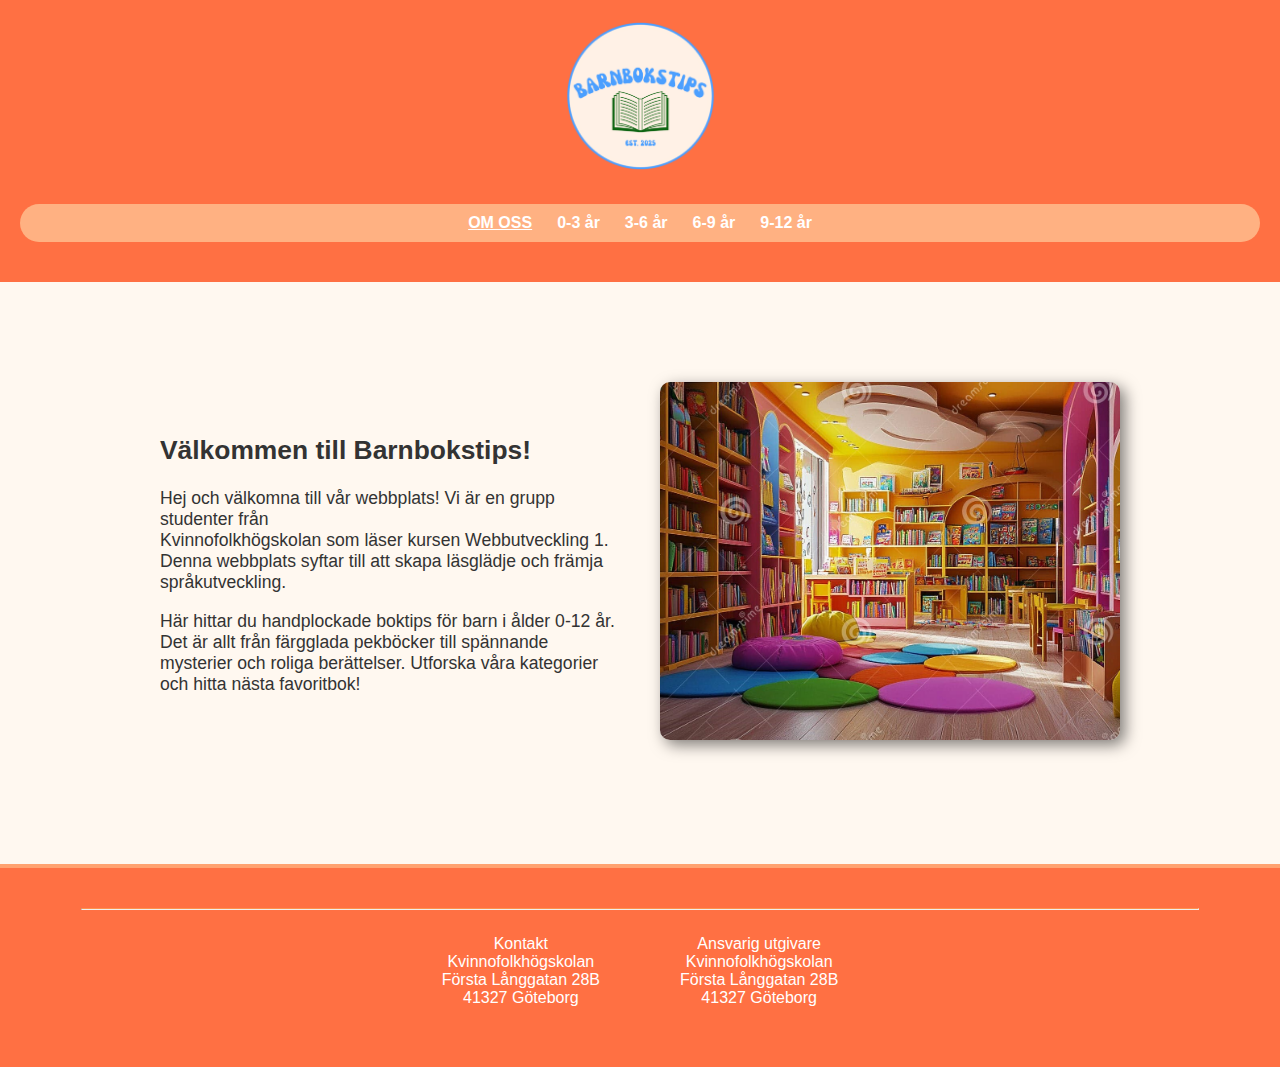
<file: index.html>
<!DOCTYPE HTML>
<html lang="sv">

<head>
    <title>Barnbokstips 0-12år!</title>
    <meta name="viewport" content="width=device-width, initial-scale=1.0" />
    <link rel="stylesheet" type="text/css" href="style.css" />
    <meta charset="UTF-8">
</head>

<body>


   <!--header & Navlinks section -->

   <header>
      <div id="logo">
         <img src="logo.png" alt="Logga för Barnbokstips" width="100%" height="100%">
     </div>

     <nav class="menu">
         <ul>
             <li><a href="index.html" class="selected">OM OSS</a></li>
             <li><a href="0-3year.html">0-3 år</a></li>
             <li><a href="3-6.html">3-6 år</a></li>
             <li><a href="6-9.html">6-9 år</a></li>
             <li><a href="9-12.html">9-12 år</a></li>
         </ul>
     </nav>

   </header>

      <!--Main section-->

   <main>
      <section class="welcome-section">
         <div class="welcome-text">
           <h2>Välkommen till Barnbokstips!</h2>
           <p>Hej och välkomna till vår webbplats! Vi är en grupp studenter från<br> Kvinnofolkhögskolan som
            läser kursen Webbutveckling 1.
            <br>Denna webbplats syftar till att skapa läsglädje och främja språkutveckling. <br>
<p>
             Här hittar du handplockade boktips för barn i ålder 0-12 år. Det är allt från färgglada pekböcker till
             spännande mysterier och roliga berättelser. Utforska våra kategorier och hitta nästa favoritbok!

             
           </p>
         </div>

         <div class="welcome-bg-image">
           <img src="bg_3.jpg" alt="bg" />
         
         </div>
       </section>

   </main>

    <script src="main.js"></script>


    <!--Footer section-->

   <!--footer-->
   <footer>
    <hr class="hr-footer"> <!--horisontell linje-->

    <div class="footer-container">
      <div class="footer-box">
        Kontakt<br>
        Kvinnofolkhögskolan<br>
        Första Långgatan 28B<br>
        41327 Göteborg
      </div>
      <div class="footer-box">
        Ansvarig utgivare<br>
        Kvinnofolkhögskolan<br>
        Första Långgatan 28B<br>
        41327 Göteborg
      </div>
    </div>
  </footer>


</body>
</html>
</file>
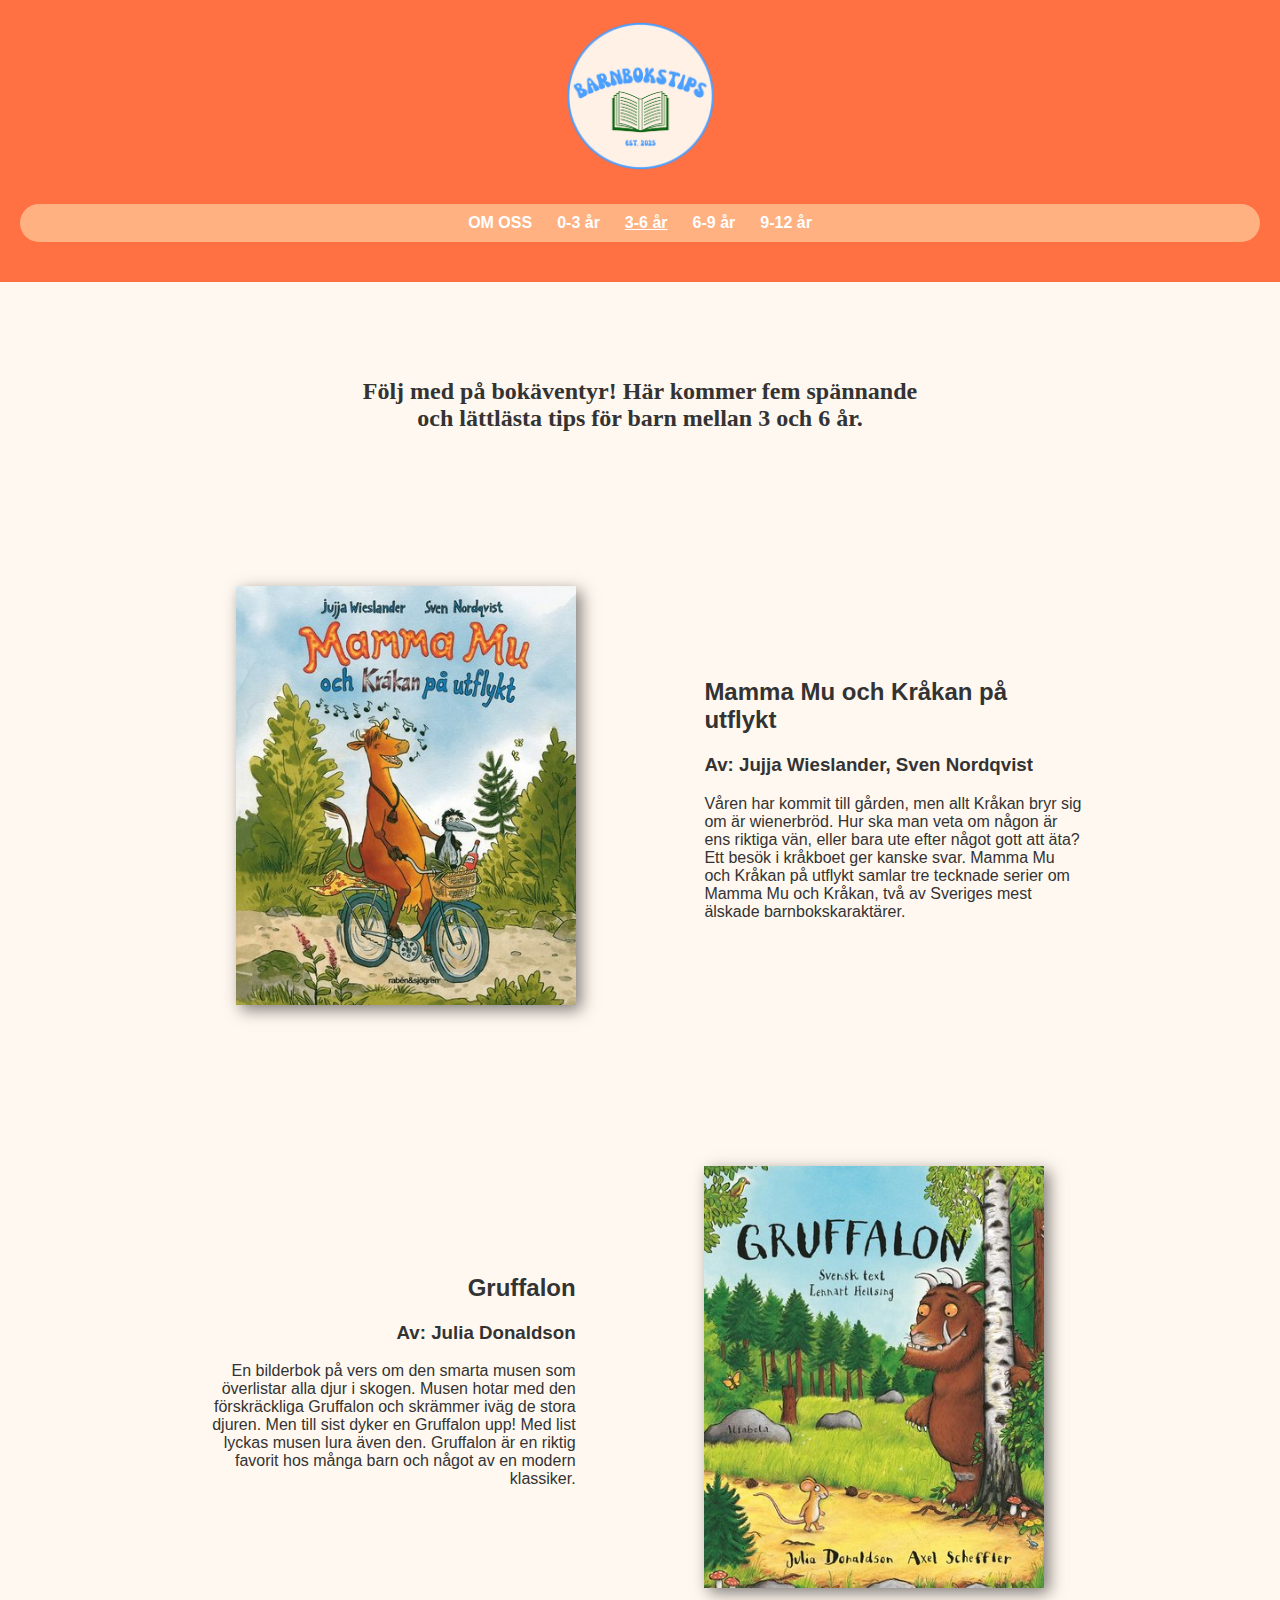
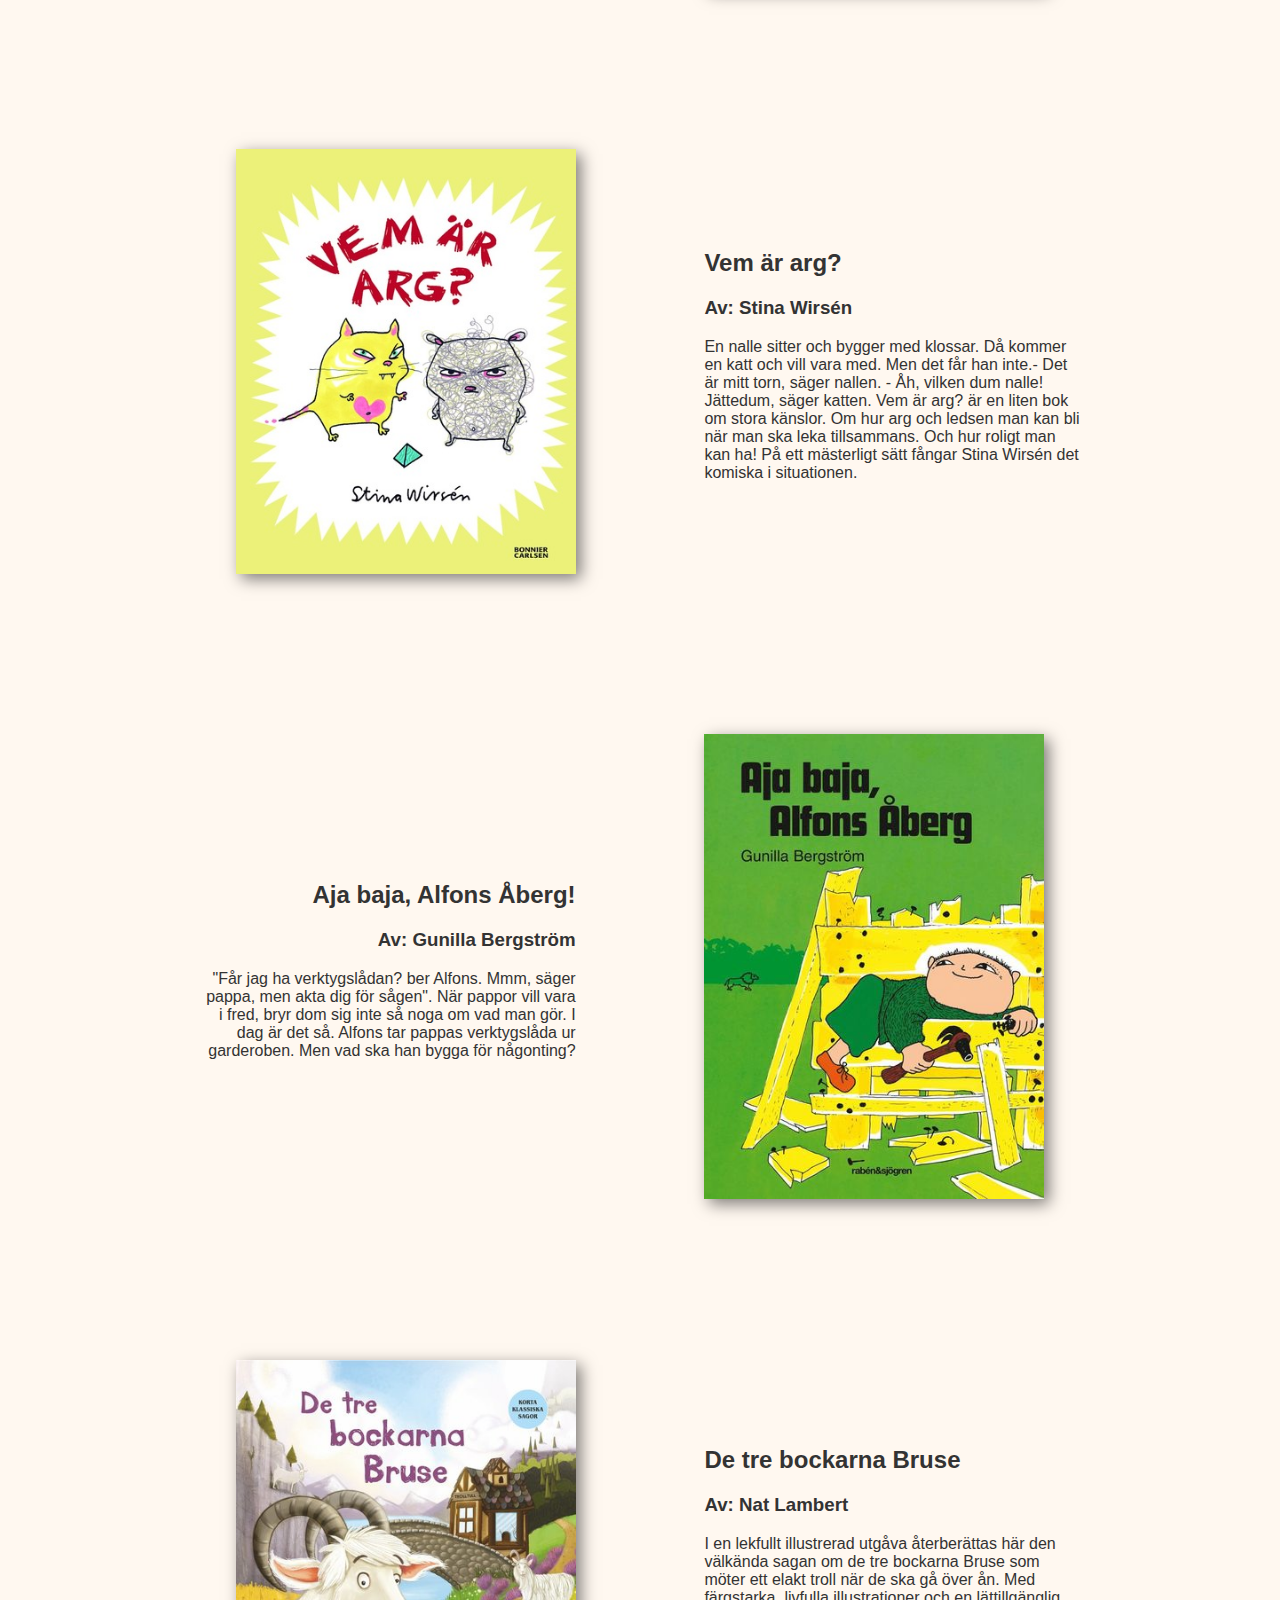
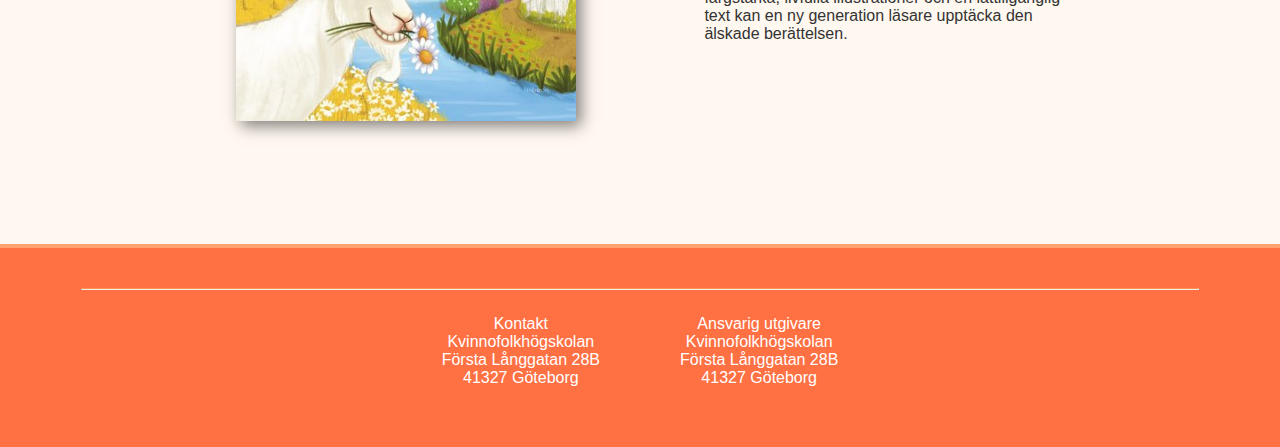
<file: 3-6.html>
<!DOCTYPE HTML>
<html lang="sv">

<head>
    <title>Barnbokstips 0-12år!</title>
    <meta name="viewport" content="width=device-width, initial-scale=1.0" />
    <link rel="stylesheet" type="text/css" href="style.css" />
    <meta charset="UTF-8">
</head>

<body>


   <!--header & Navlinks section -->

   <header>
      <div id="logo">
         <img src="logo.png" alt="Logga för Barnbokstips" width="100%" height="100%">
     </div>

     <nav class="menu">
         <ul>
             <li><a href="index.html">OM OSS</a></li>
             <li><a href="0-3year.html">0-3 år</a></li>
             <li><a href="3-6.html" class="selected">3-6 år</a></li>
             <li><a href="6-9.html">6-9 år</a></li>
             <li><a href="9-12.html">9-12 år</a></li>
         </ul>
     </nav>

   </header>

      <!--Main section-->

   <main>

        <h6>Följ med på bokäventyr! Här kommer fem spännande <br>
          och lättlästa tips för barn mellan 3 och 6 år.</h6>

      <section class="section-box"> <!-- Mamma mu -->
        <div class="bild-vänster">
            <img class="image_shadow" src="mammamu.jfif" alt="Mamma Mu" width="90%" height="90%">
        </div>

         <div class="text-höger">
           <h2>
            Mamma Mu och Kråkan på utflykt 
           </h2>
           <h3>Av: Jujja Wieslander, Sven Nordqvist</h3>

           <p>Våren har kommit till gården, men allt Kråkan bryr sig om är wienerbröd. 
            Hur ska man veta om någon är ens riktiga vän, eller bara ute efter något gott att äta? 
            Ett besök i kråkboet ger kanske svar.
            Mamma Mu och Kråkan på utflykt samlar tre tecknade serier om Mamma Mu och Kråkan, 
            två av Sveriges mest älskade barnbokskaraktärer.</p>

         </div>
       </section>

       <section class="section-box"> <!-- Gruffalon -->
        <div class="text-vänster">
            <h2>
             Gruffalon
            </h2>
            <h3>Av: Julia Donaldson</h3>
 
            <p>En bilderbok på vers om den smarta musen som överlistar alla djur i skogen. 
             Musen hotar med den förskräckliga Gruffalon och skrämmer iväg de stora djuren. 
             Men till sist dyker en Gruffalon upp! Med list lyckas musen lura även den. 
             Gruffalon är en riktig favorit hos många barn och något av en modern klassiker.</p>
 
        </div>

        <div class="bild-höger">
            <img class="image_shadow" src="gruffalon.jfif" alt="Gruffalon" width="90%" height="90%">
        </div>


       </section>

       <section class="section-box"> <!-- Vem är arg?-->
        <div class="bild-vänster">
            <img class="image_shadow" src="vemärarg.jfif" alt="Vem är arg?" width="90%" height="90%">
        </div>

         <div class="text-höger">
           <h2>
            Vem är arg?
           </h2>
           <h3>Av: Stina Wirsén</h3>

           <p>En nalle sitter och bygger med klossar. Då kommer en katt och vill vara med. 
            Men det får han inte.- Det är mitt torn, säger nallen.
            - Åh, vilken dum nalle! Jättedum, säger katten.
            Vem är arg? är en liten bok om stora känslor. Om hur arg och ledsen man kan bli när man ska leka tillsammans. 
            Och hur roligt man kan ha! På ett mästerligt sätt fångar Stina Wirsén det komiska i situationen.</p>

         </div>
       </section>

       <section class="section-box"> <!-- Alfons Åberg -->
        <div class="text-vänster">
            <h2>
             Aja baja, Alfons Åberg!
            </h2>
            <h3>Av: Gunilla Bergström</h3>
 
            <p>"Får jag ha verktygslådan? ber Alfons. Mmm, säger pappa, men akta dig för sågen". 
             När pappor vill vara i fred, bryr dom sig inte så noga om vad man gör. 
             I dag är det så. Alfons tar pappas verktygslåda ur garderoben. Men vad ska han bygga för någonting?</p>
 
        </div>

        <div class="bild-höger">
            <img class="image_shadow" src="alfons.jfif" alt="Aja baja, Alfons Åberg!" width="90%" height="90%">
        </div>


       </section>

       <section class="section-box"> <!-- Bockarna bruse-->
        <div class="bild-vänster">
            <img class="image_shadow" src="bockarnabruse.jfif" alt="De tre bockarna Bruse" width="90%" height="90%">
        </div>

         <div class="text-höger">
           <h2>
            De tre bockarna Bruse
           </h2>
           <h3>Av: Nat Lambert</h3>

           <p>I en lekfullt illustrerad utgåva återberättas här den välkända sagan om de tre bockarna Bruse som 
            möter ett elakt troll när de ska gå över ån. Med färgstarka, livfulla illustrationer och en lättillgänglig 
            text kan en ny generation läsare upptäcka den älskade berättelsen.</p>

         </div>
       </section>

       

       

   </main>

    <script src="main.js"></script>


    <!--Footer section-->

   <!--footer-->
   <footer>
    <hr class="hr-footer"> <!--horisontell linje-->

    <div class="footer-container">
      <div class="footer-box">
        Kontakt<br>
        Kvinnofolkhögskolan<br>
        Första Långgatan 28B<br>
        41327 Göteborg
      </div>
      <div class="footer-box">
        Ansvarig utgivare<br>
        Kvinnofolkhögskolan<br>
        Första Långgatan 28B<br>
        41327 Göteborg
      </div>
    </div>
  </footer>


</body>
</html>
</file>
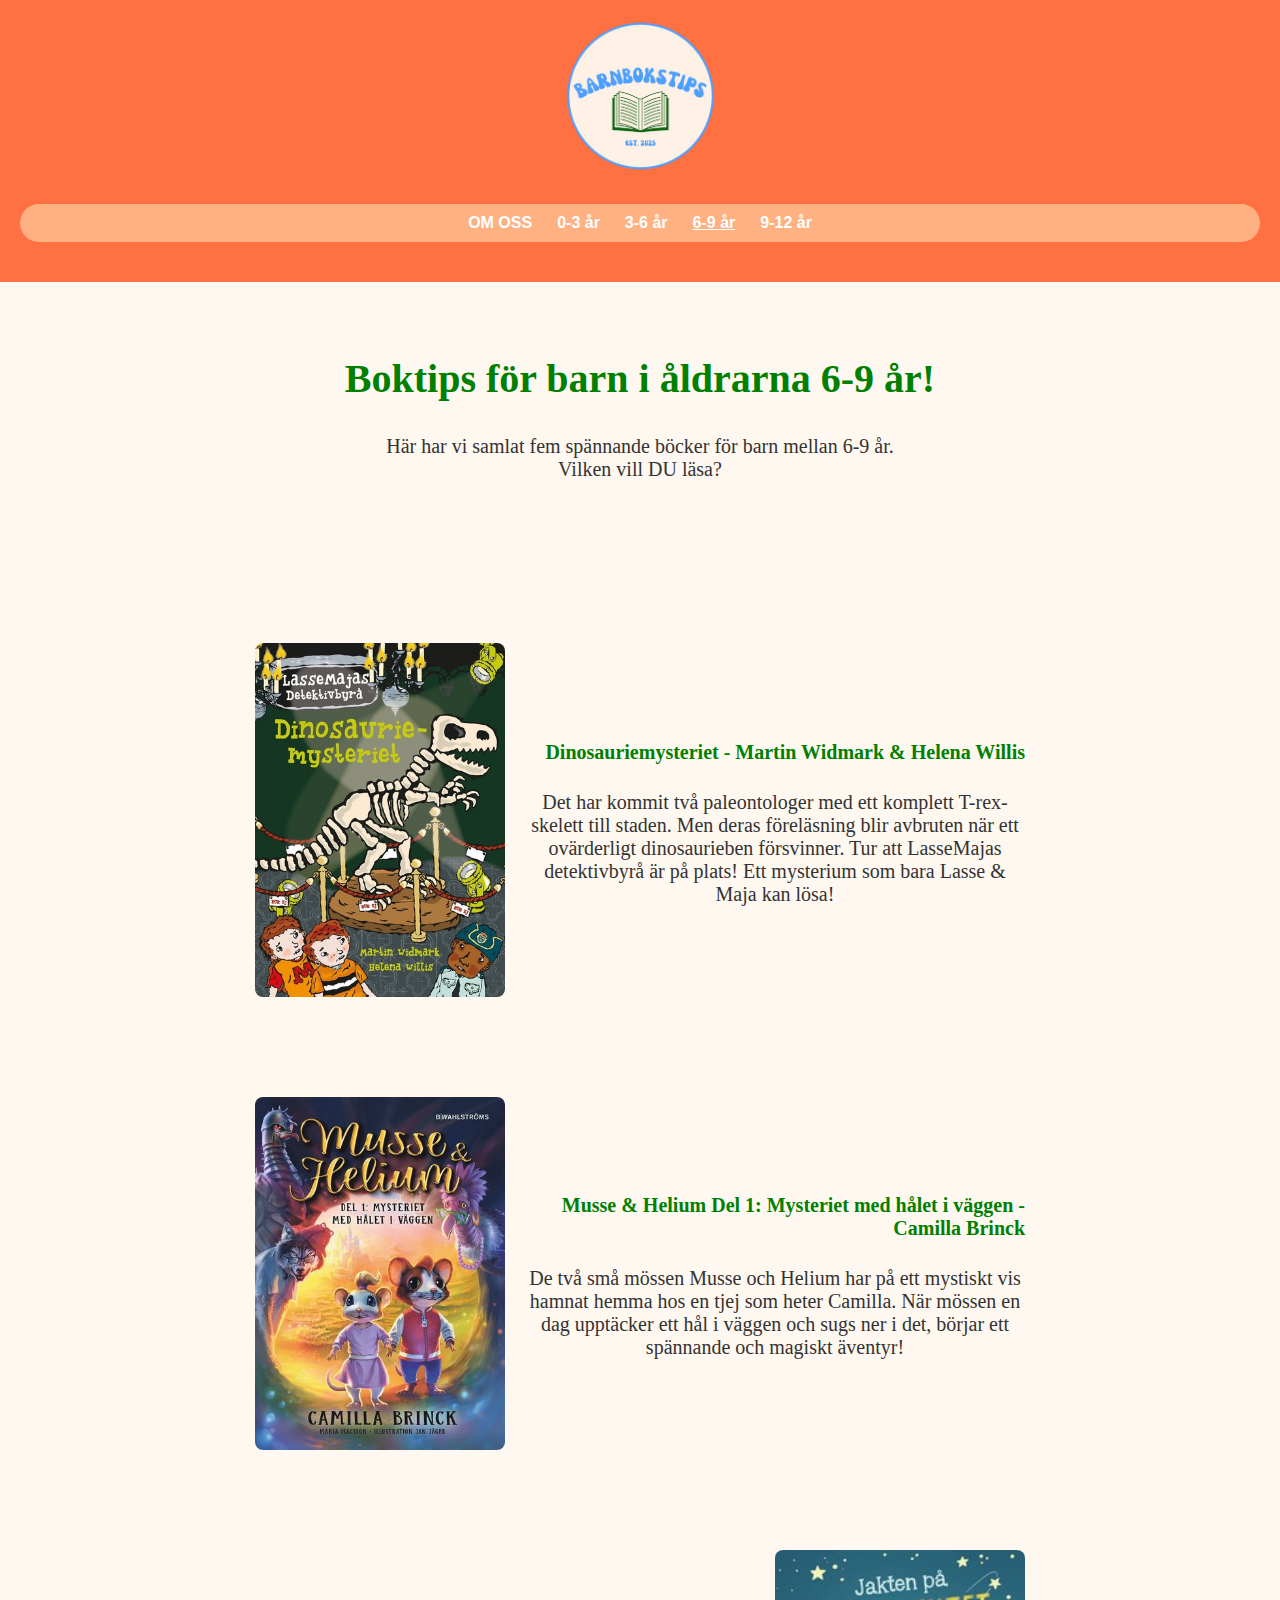
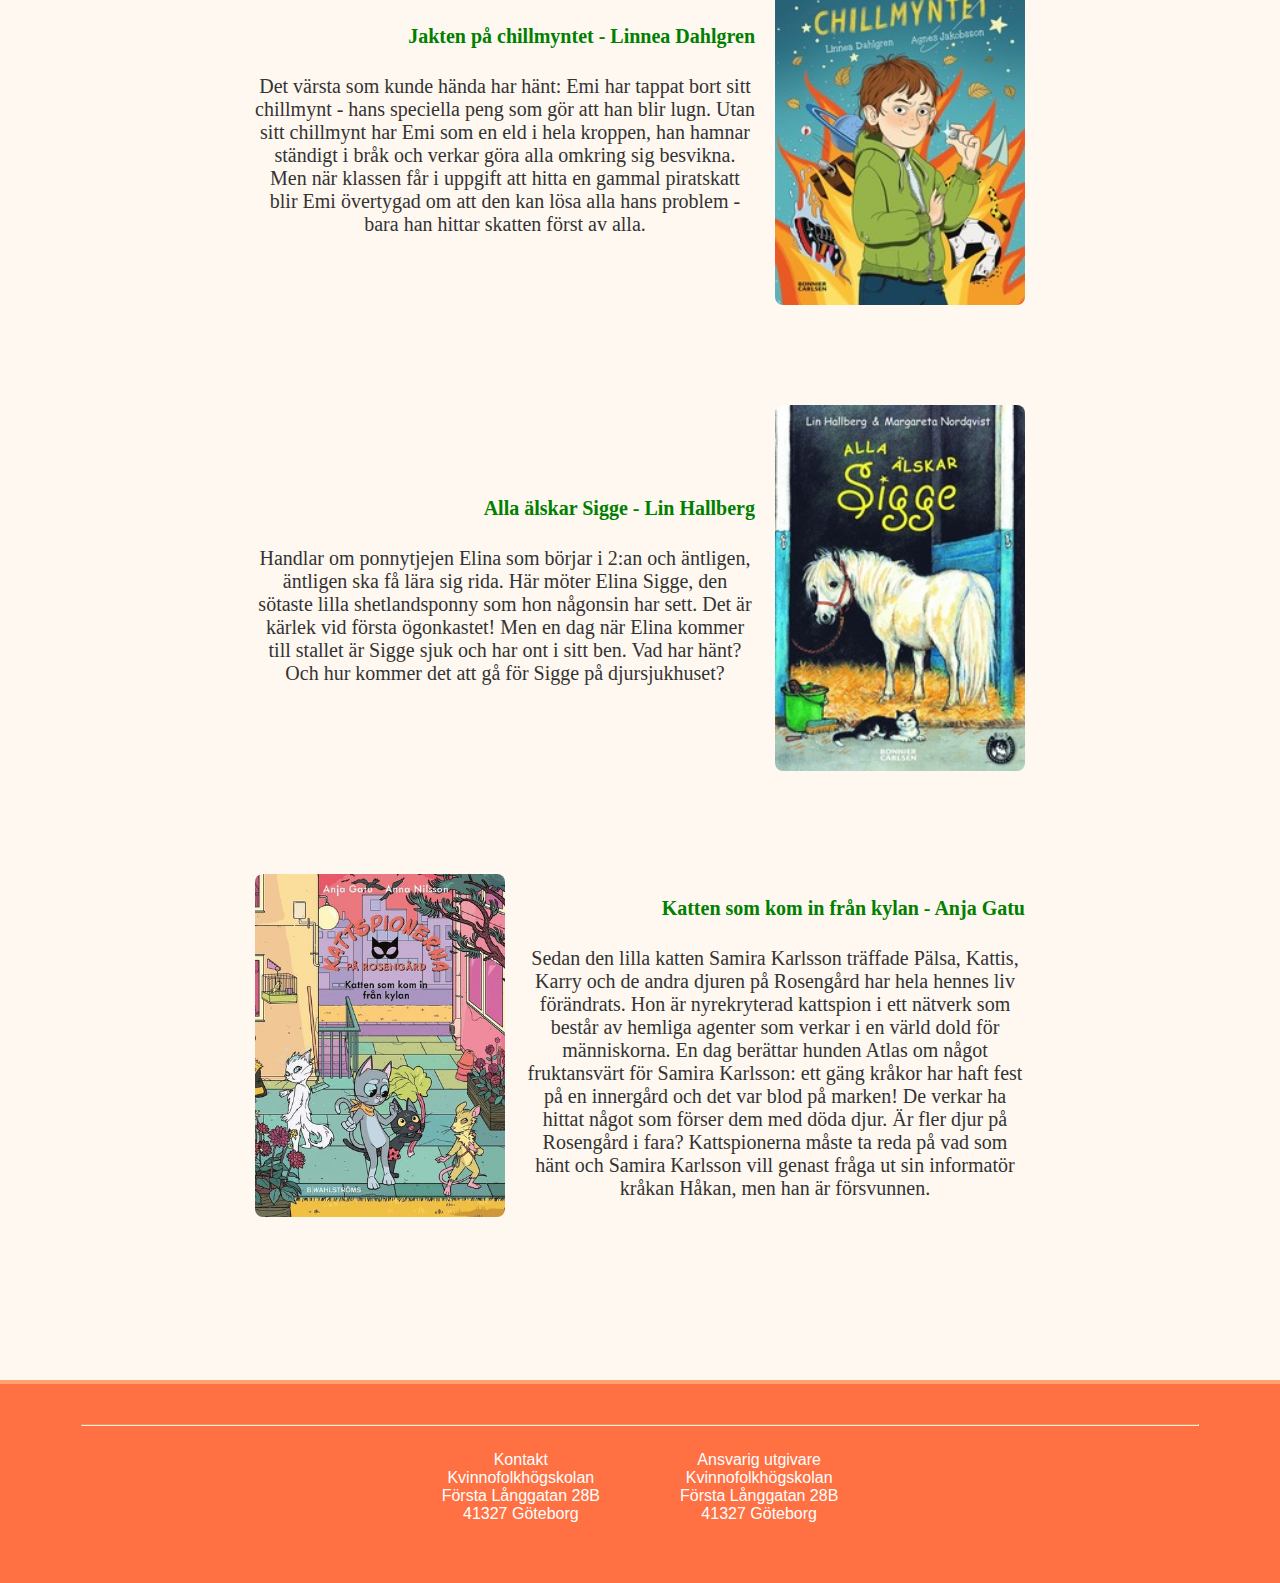
<file: 6-9.html>
<!DOCTYPE HTML>
<html lang="sv">

<head>
    <title>Barnbokstips 6-9 år</title>
    <meta name="viewport" content="width=device-width, initial-scale=1.0" />
    <link rel="stylesheet" type="text/css" href="style.css" />
    <meta charset="UTF-8">
</head>

<body id="six-to-nine"> <!--så att det bara gäller på denna sida-->


   <!--header & Navlinks section -->

   <header>
      <div id="logo"> 
        <!--div id används för unika element, id används när du vill peka ut specifikt element,
        och ska användas en gång på sidan.-->
         <img src= "logo.png" alt="Logga för Barnbokstips" width="100%" height="100%">
     </div>

     <nav class="menu">
         <ul>
             <li><a href="index.html">OM OSS</a></li>
             <li><a href="0-3year.html">0-3 år</a></li>
             <li><a href="3-6.html">3-6 år</a></li>
             <!--markerar för att visa att de är sidan vi befinner oss på-->
             <li><a href="6-9.html" class="selected">6-9 år</a></li>
             <li><a href="9-12.html">9-12 år</a></li>
         </ul>
     </nav>

   </header>

      <!--Main section-->

   <main>

     <div id="container">  <!--finns bara en container-->
        <!--container är bara namn som används för en div som omsluter 
        (samlar ihop andra delar av sidan - som en låda som håller ihop andra element)-->

         <div class="welcome-text"> 
           <h2>Boktips för barn i åldrarna 6-9 år!</h2>
           <p>Här har vi samlat fem spännande böcker för barn mellan 6-9 år.  <br>Vilken vill DU läsa? </p>
           <br>
           <br>
         </div>

        


         <!---------------- BOK 1 ----------------------->
      <div class="bok-box bok-1"> <!--div class används för återanvändbara stilar, class 
        när samma CSS-stil ska användas på flera element. Grupperar elementet flexibelt och logiskt. -->
         <img src="bokett.jpeg" alt="bok 1">   
         <div class="bok-text">
            <h4>Dinosauriemysteriet - Martin Widmark & Helena Willis</h4>
         <p>Det har kommit två paleontologer med ett komplett T-rex-skelett till staden. 
            Men deras föreläsning blir avbruten när ett ovärderligt dinosaurieben försvinner. 
            Tur att LasseMajas detektivbyrå är på plats! Ett mysterium som bara Lasse & Maja kan lösa!</p>
          </div>
      </div>
         

         <!---------------- BOK 2 ----------------------->
      <div class="bok-box bok-2">
        <img src="boktvå.jpeg" alt="bok 2"> 
        <div class="bok-text">
        <h4>Musse & Helium Del 1: Mysteriet med hålet i väggen - Camilla Brinck</h4>
        <p>De två små mössen Musse och Helium har på ett mystiskt vis hamnat hemma hos en tjej som heter Camilla.
             När mössen en dag upptäcker ett hål i väggen och sugs ner i det, börjar ett spännande och magiskt äventyr!</p>
          </div>   
        </div>
        


         <!------------------ BOK 3 --------------------->
         <div class="bok-box bok-3">
         <img src="boktre.jpeg" alt="bok 3"  width="400px"  height="484px">   <!--bilden är lite för pixelerad som stor, måste skräddarsy storlek-->
         <div class="bok-text"> 
        <h4>Jakten på chillmyntet - Linnea Dahlgren</h4>
        <p>Det värsta som kunde hända har hänt: Emi har tappat bort sitt chillmynt - hans speciella peng som gör att han blir lugn. 
            Utan sitt chillmynt har Emi som en eld i hela kroppen, han hamnar ständigt i bråk och verkar göra alla omkring sig besvikna.
             Men när klassen får i uppgift att hitta en gammal piratskatt blir Emi övertygad om att den kan lösa alla hans problem - 
             bara han hittar skatten först av alla.</p>
         </div>
        </div>
         
         
         <!------------------- BOK 4 -------------------->
         <div class="bok-box bok-4">
         <img src="bokfyra.jpeg" alt="bok 4">
         <div class="bok-text">
        <h4>Alla älskar Sigge - Lin Hallberg</h4>
        <p>Handlar om ponnytjejen Elina som börjar i 2:an och äntligen, äntligen ska få lära sig rida. 
        Här möter Elina Sigge, den sötaste lilla shetlandsponny som hon någonsin har sett. Det är kärlek vid första ögonkastet! 
        Men en dag när Elina kommer till stallet är Sigge sjuk och har ont i sitt ben. Vad har hänt? Och hur kommer det att gå för 
        Sigge på djursjukhuset?</p>
        
         </div>
        </div>

        <!-------------------- BOK 5 -------------------->
        <div class="bok-box bok-5">
        <img src="bokfem.jpeg" alt="bok 5">
         <div class="bok-text">
        <h4>Katten som kom in från kylan - Anja Gatu</h4>
        <p>Sedan den lilla katten Samira Karlsson träffade Pälsa, Kattis, Karry och de andra djuren på Rosengård har hela hennes liv förändrats. 
                Hon är nyrekryterad kattspion i ett nätverk som består av hemliga agenter som verkar i en värld dold för människorna.
                En dag berättar hunden Atlas om något fruktansvärt för Samira Karlsson: ett gäng kråkor har haft fest på en innergård och det var blod på marken! 
                De verkar ha hittat något som förser dem med döda djur. Är fler djur på Rosengård i fara? Kattspionerna måste ta reda på vad som hänt
                och Samira Karlsson vill genast fråga ut sin informatör kråkan Håkan, men han är försvunnen.</p>

         </div>   
        </div>

         </div>
       </section>

   </main>



    <!--Footer section-->

   <!--footer-->
   <footer>
    <hr class="hr-footer"> <!--horisontell linje-->

    <div class="footer-container">
      <div class="footer-box">
        Kontakt<br>
        Kvinnofolkhögskolan<br>
        Första Långgatan 28B<br>
        41327 Göteborg
      </div>
      <div class="footer-box">
        Ansvarig utgivare<br>
        Kvinnofolkhögskolan<br>
        Första Långgatan 28B<br>
        41327 Göteborg
      </div>
    </div>
  </footer>


</body>
</html>
</file>
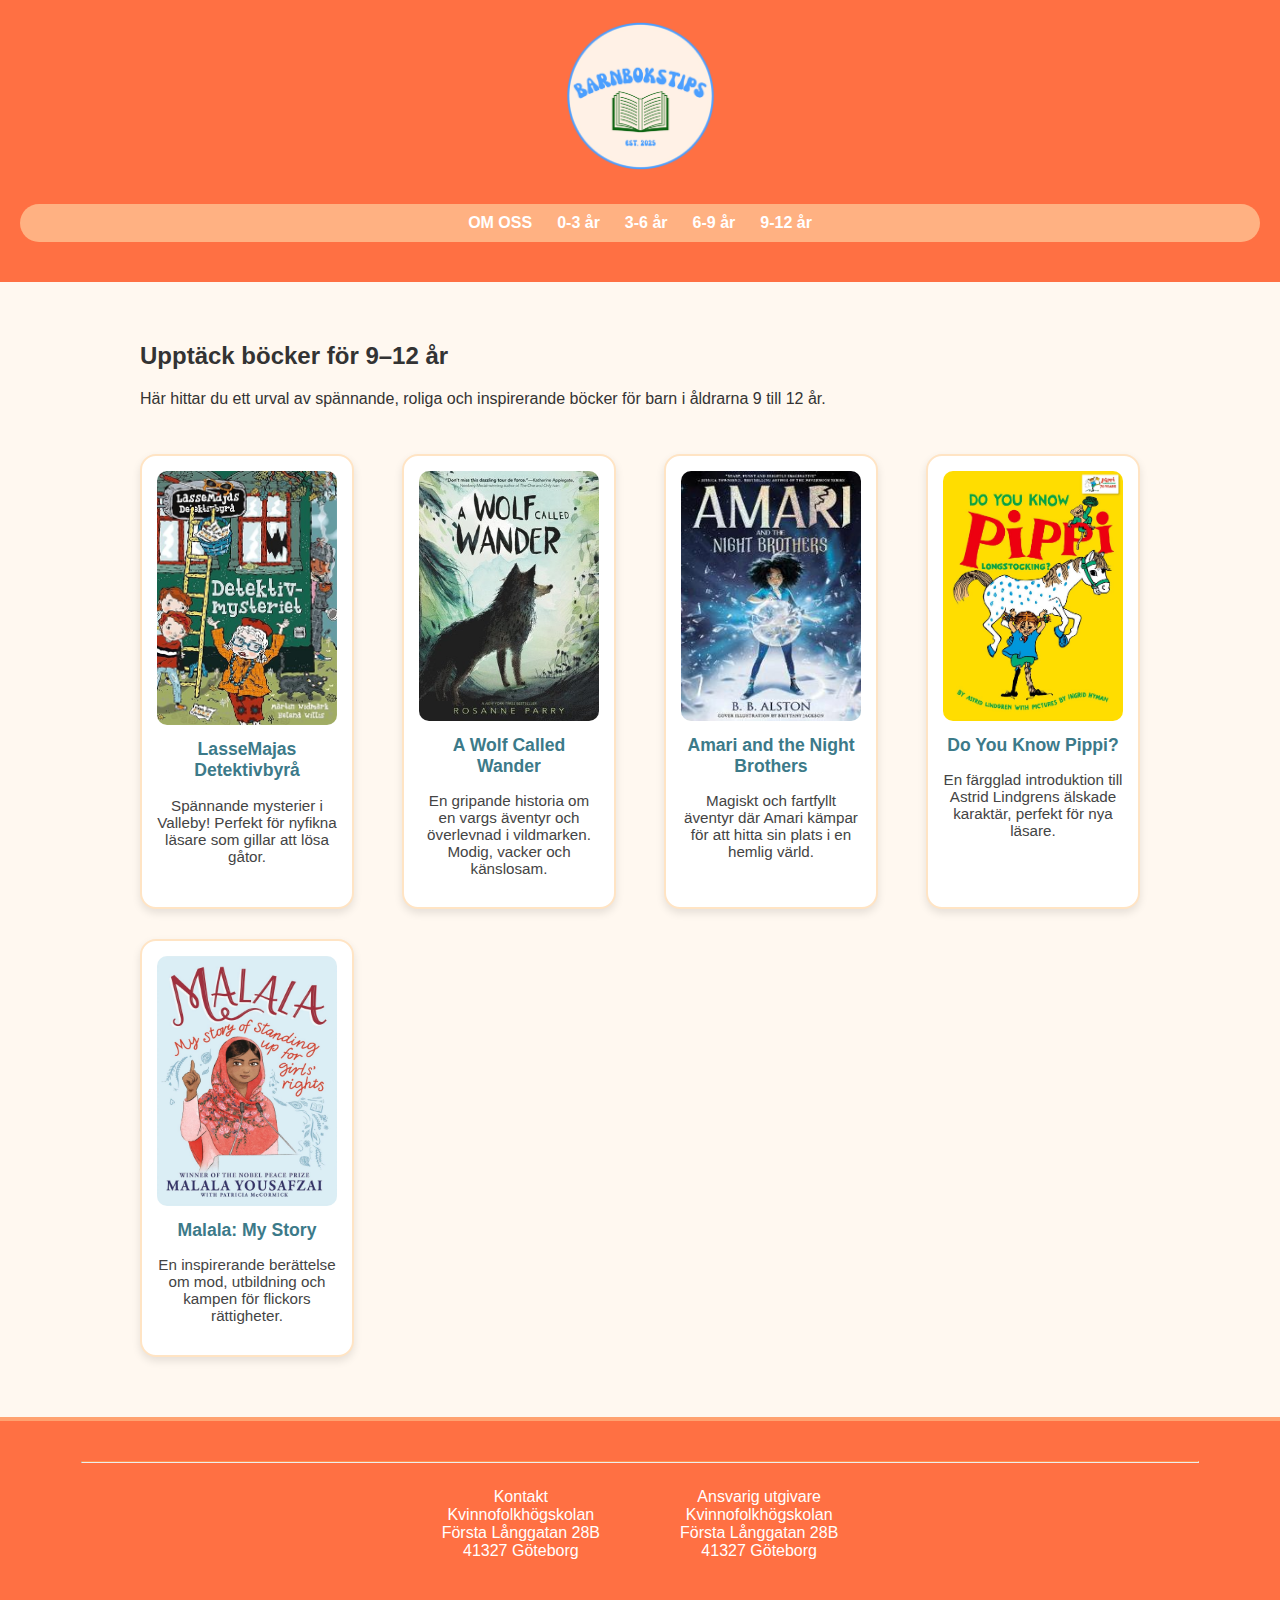
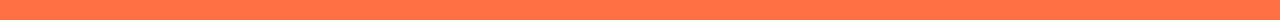
<file: 9-12.html>
<!DOCTYPE html>
<html lang="sv">
<head>
  <meta charset="UTF-8" />
  <meta name="viewport" content="width=device-width, initial-scale=1.0"/>
  <title>Barnbokstips 9–12 år</title>
  <link rel="stylesheet" href="style.css" />
</head>


<body>
  
      <!--header och navigering-->
    
  <header>
    <div id="logo">
        <img src="logo.png" alt="Logga för Barnbokstips" width="100%" height="100%">
    </div>

    <nav class="menu">
      <ul>
        <li><a href="index.html">OM OSS</a></li>
        <li><a href="0-3year.html">0-3 år</a></li>
        <li><a href="3-6.html">3-6 år</a></li>
        <li><a href="6-9.html">6-9 år</a></li>
        <li><a href="9-12.html">9-12 år</a></li>
      </ul>
    </nav>
  </header>

   
      <!--9-12 books gallery-->

  <section class="age-9-12">
   <div class="book-grid">

    <div class="intro-text">
      <h2>Upptäck böcker för 9–12 år</h2>
      <p>Här hittar du ett urval av spännande, roliga och inspirerande böcker för barn i åldrarna 9 till 12 år.</p>
    </div>

    <div class="book-card">
       <img src="detektivbyran.jpg" alt="LasseMajas Detektivbyrå">
       <h3>LasseMajas Detektivbyrå</h3>
       <p>Spännande mysterier i Valleby! Perfekt för nyfikna läsare som gillar att lösa gåtor.</p>
    </div>

    <div class="book-card">
      <img src="wander.jpeg" alt="A Wolf Called Wander" height="250" width="200">
      <h3>A Wolf Called Wander</h3>
      <p>En gripande historia om en vargs äventyr och överlevnad i vildmarken. Modig, vacker och känslosam.</p>
    </div>

    <div class="book-card">
      <img src="amari.jpg" alt="Amari and the Night Brothers" height="250" width="200">
      <h3>Amari and the Night Brothers</h3>
      <p>Magiskt och fartfyllt äventyr där Amari kämpar för att hitta sin plats i en hemlig värld.</p>
    </div>

    <div class="book-card">
      <img src="pippi.jpg" alt="Do You Know Pippi?" height="250" width="200">
      <h3>Do You Know Pippi?</h3>
      <p>En färgglad introduktion till Astrid Lindgrens älskade karaktär, perfekt för nya läsare.</p>
    </div>

    <div class="book-card">
      <img src="malala.jpg" alt="Malala: My Story" height="250" width="200">
      <h3>Malala: My Story</h3>
      <p>En inspirerande berättelse om mod, utbildning och kampen för flickors rättigheter.</p>
    </div>

   </div>
 </section>


      <!--Footer section-->

 <footer>
   <hr class="hr-footer"> <!--horisontell linje-->

   <div class="footer-container">
     <div class="footer-box">
       Kontakt<br>
       Kvinnofolkhögskolan<br>
       Första Långgatan 28B<br>
       41327 Göteborg
     </div>
     <div class="footer-box">
       Ansvarig utgivare<br>
       Kvinnofolkhögskolan<br>
       Första Långgatan 28B<br>
       41327 Göteborg
     </div>
   </div>
 </footer>



</body>
</html>
</file>
<file: style.css>
/* General styles */
body {
    font-family: sans-serif;
    margin: 0;
    padding: 0;
    background-color: #FFF8F0;
    color: #333;
 }
 
    /*Header*/
 
 header {
    background-color: #FF7043;
    color: white;
    padding: 20px;
    text-align: center;
 }
 
 header img {
    max-width: 150px;
    margin-bottom: 10px;
 }
 
 nav ul {
    background-color: #FFB182;
    padding: 10px 20px;
    border-radius: 30px;
    list-style: none;
    display: flex;
    justify-content: center;
    gap: 25px;
    margin: 20px 0;
   
 }
 nav ul li a {
    text-decoration: none;
    color: white;
    font-weight: bold;
    transition: color 0.3s;
 }
 
 nav ul li a:hover {
    color: #333;
 }

 /*markerar den sida vi är på genom att sätta ett understräck*/
.menu .selected {
    text-decoration-line: underline;
}

 main {
    display: flex;
    flex-wrap: wrap;
    gap: 40px;
    justify-content: center;
    align-items: center;
    max-width: 1000px;
    margin: 40px auto;
    padding: 0 20px;
 }
 
 .welcome-section {
    display: flex;
    justify-content: space-between;
    align-items: center;
    max-width: 100%;
    margin: 40px auto;
    padding: 20px;
    gap: 40px;
    flex-wrap: wrap;
  }

  .welcome-text {
    flex: 1;
    font-size: 1.1em;
  }
  
  .welcome-bg-image {
    flex: 1;
   
  }
  
  .welcome-bg-image img {
    max-width: 100%;
    height: 100%;
    border-radius: 10px;
    box-shadow: 5px 5px 15px rgba(0,0,0, 0.5);
  }
  
/*linjen i footern*/
.hr-footer {
    border-top: 1px solid #ff914d;
    margin-top: 10px;
    margin-bottom: 25px;
    width:90%;
  }

footer {
    background-color: #FF7043;
    color: white;
    padding: 30px 20px 60px; /* added bottom space! */
    text-align: center;
    margin-top: 60px;
    border-top: 4px solid #FFA270;
    font-family: sans-serif;
  }

  .footer-container {
    display: flex;
    justify-content: center;
    gap: 80px;
    flex-wrap: wrap;
    max-width: 900px;
    margin: 0 auto;
  }


  /******************************************************************/

/*css- för ELINS SIDA (0-3 år)*/

#book-tip{
  margin-top: 10px;
  text-align: center;
  font-size:20px;
  padding: 10px;
  color:#b14727;
}

.booktip-text{
font-weight: bold;
font-size: larger;
}

/*mina 4:a bilder på rad*/
#pictures_03{
  flex-wrap: wrap; /*om vi minskar sidan, och bilderna inte får plats bredvid varandra kommer de att hamna under varandra*/
  margin-top: 40px;
  margin-bottom: 40px;
  display: flex; /*sätter rutorna bredvid varandra*/
  flex-direction: row; /*sätter rutorna bredvid varandra på rad*/
  justify-content: center; /*sätter rutorna centrerat på sidan*/
  text-align:center;
  gap: 40px;

}

#pic_box {
  text-align: center;
  box-shadow: 0 4px 8px 0 rgba(0, 0, 0, 0.2), 0 6px 20px 0 rgba(0, 0, 0, 0.19);
  padding:10px;
}

/*knapparna för LÄS MER*/
.button {
  background-color: #ff914d;
  border: none;
  color: white;
  padding: 12px 12px;
  text-align: center;
  font-size: 12px;
  margin: 4px 2px;
  opacity: 0.6;
  transition: 0.3s;
  display: inline-block;
  text-decoration: none;
  cursor: pointer;
}

.button:hover{
  box-shadow: 0 12px 16px 0 rgba(0,0,0,0.24),0 17px 50px 0 rgba(0,0,0,0.19);
  transform: scale(1.05);
}

.bok1 {
  margin-top: 100px;
  text-align: center;
  background-color:white;
  margin-left: 20%;
  margin-right: 20%;
  padding-top: 100px;
  border: solid white 2px;
  width: 60%;
  height: 600px;
  border-radius: 25px;
}

.text{
  font-size:20px;
}

/* Döljer innehållet från sidan */
.popup-hidden {
  display: none; 
}

/*när pop-up rutan inte ska synas*/
.popup {
  display: none;
  position: fixed;
  top: 0; left: 0;
  width: 100%; height: 100%;
  background-color: rgba(0, 0, 0, 0.5);
  justify-content: center;
  align-items: center;
  z-index: 999;
}
/*innehållet i pop-up rutan med info om böckerna*/
.popup-content {
  background: rgb(255, 255, 255);/*#f8ac7d;*/
  padding: 30px;
  border-radius: 10px;
  text-align: center;
  max-width: 400px;

}

/*klass för att göra fetstilt på författare*/
.text_title{
  font-weight: bold;
}

/**************************************************/

/* CSS för 3-6 år (Louise)*/

h6{ text-align: center;
    font-size: x-large;
    font-family: cursive;

}

.section-box {
    display:flex;
    
    flex-wrap: wrap;
    align-items: center;
    max-width: 100%;
    margin: 2%;
    padding: 2%;
    border: 2%;
    gap: 10%;
    font-size: 100%;
   

  }
  .image_shadow{
    box-shadow: 5px 5px 15px rgba(0,0,0, 0.5);
  }

  .bild-vänster {
    text-align: right;
    flex: 1;
    margin: 1%;
    padding: 1%;
    border:1%
  }
  .bild-höger {
    text-align: left;
    flex: 1;
    margin: 1%;
    padding: 1%;
    border:1%
  }

  .text-höger {
    text-align: left;
    flex: 1;
    margin: 1%;
    padding: 1%;
    border:1%
  }
  .text-vänster {
    text-align: right;
    flex: 1;
    margin: 1%;
    padding: 1%;
    border:1%
  }

  /* ************************************************** */

  /* ======= CSS 6-9 ÅR ======= (Simman) */


  #six-to-nine h2 {
    text-align: center;
    font-family: 'Gill Sans';
    font-size: 40px;
    color: green;
  }
 

 #six-to-nine p {
  text-align: center;
  font-family: 'Gill Sans';
  font-size: 20px;
 }


  #six-to-nine .bok-text h4 {
    text-align: right;
    font-family: 'Gill Sans';
    font-size: 20px;
    color: green;
 }

#six-to-nine .bok-box { 
  display: flex; /* Gör så att innehållet (bild & text) lägger sig bredvid varandra på rad */
  align-items: center; /* gör att bild och text centreras vertikalt - jämnt */
  margin: 100px 0; /* Ger luft (marginal) ovanför och under varje ruta */
  gap: 20px; /* lägger 20 pixlar mellan bild och text så att det inte klistrar ihop */
  max-width: 1000px; /* begränsar hela boxens bredd så att den inte breder ut sig över skärmen */
}

/* Bok 1 & 2 – bild vänster, text höger */
#six-to-nine .bok-1, .bok-2 {
  flex-direction: row; 
}

/* Bok 3 & 4 – bild höger, text vänster */
#six-to-nine .bok-3, .bok-4 {
  flex-direction: row-reverse; /* vänder ordningen så bilden är på höger och text till vänster */
}


#six-to-nine .bok-5 {
  flex-direction: row; 
  
}

/* bildstil för alla böcker */ 
#six-to-nine .bok-box img { 
  width: 250px; /* gav dem en standardbredd för enhetlighet */
  height: auto; /* bevarar proportionerna så att bilden inte ser ihoptryckt ut */
  border-radius: 8px; /* ger bilderna rundade hörn */
}

#six-to-nine .bok-text { /* bokbeskrivningens stil */ 
  max-width: 500px; /* begränsar textens bredd i rutan så att texten håller sig nära bilden */
  font-family: 'Gill Sans';  
  font-size: 20px;
}

  /* CSS for age 9-12 (Celestine) */

  .age-9-12 {
  display: flex;
  flex-direction: column;
  align-items: center;
  max-width: 1000px;
  margin: 40px auto;
  padding: 0 20px;   /*margin top-bottom  right-left*/
}

.age-9-12 .intro-text {
  width: 100%;
  text-align: left;
}

.book-grid {
  display: flex;
  flex-wrap: wrap;
  gap: 30px;
  justify-content: space-between;
  width: 100%;
}

.book-card {
  width: 180px; /* This sets the width of each book card to 180px */
  background-color: #ffffff;
  border: 2px solid #ffe4c4;
  border-radius: 16px;
  box-shadow: 0 4px 8px #0000001A;
  padding: 15px;
  text-align: center;
  transition: transform 0.3s;
}

.book-card:hover {
  transform: scale(1.05);
}

.book-card img {
  max-width: 100%;
  border-radius: 10px;
}

.book-card h3 {
  margin: 10px 0 5px;
  font-size: 1.1em;
  color: #3c7a89;
}

.book-card p {
  font-size: 0.95em;
  color: #444;
}
</file>
